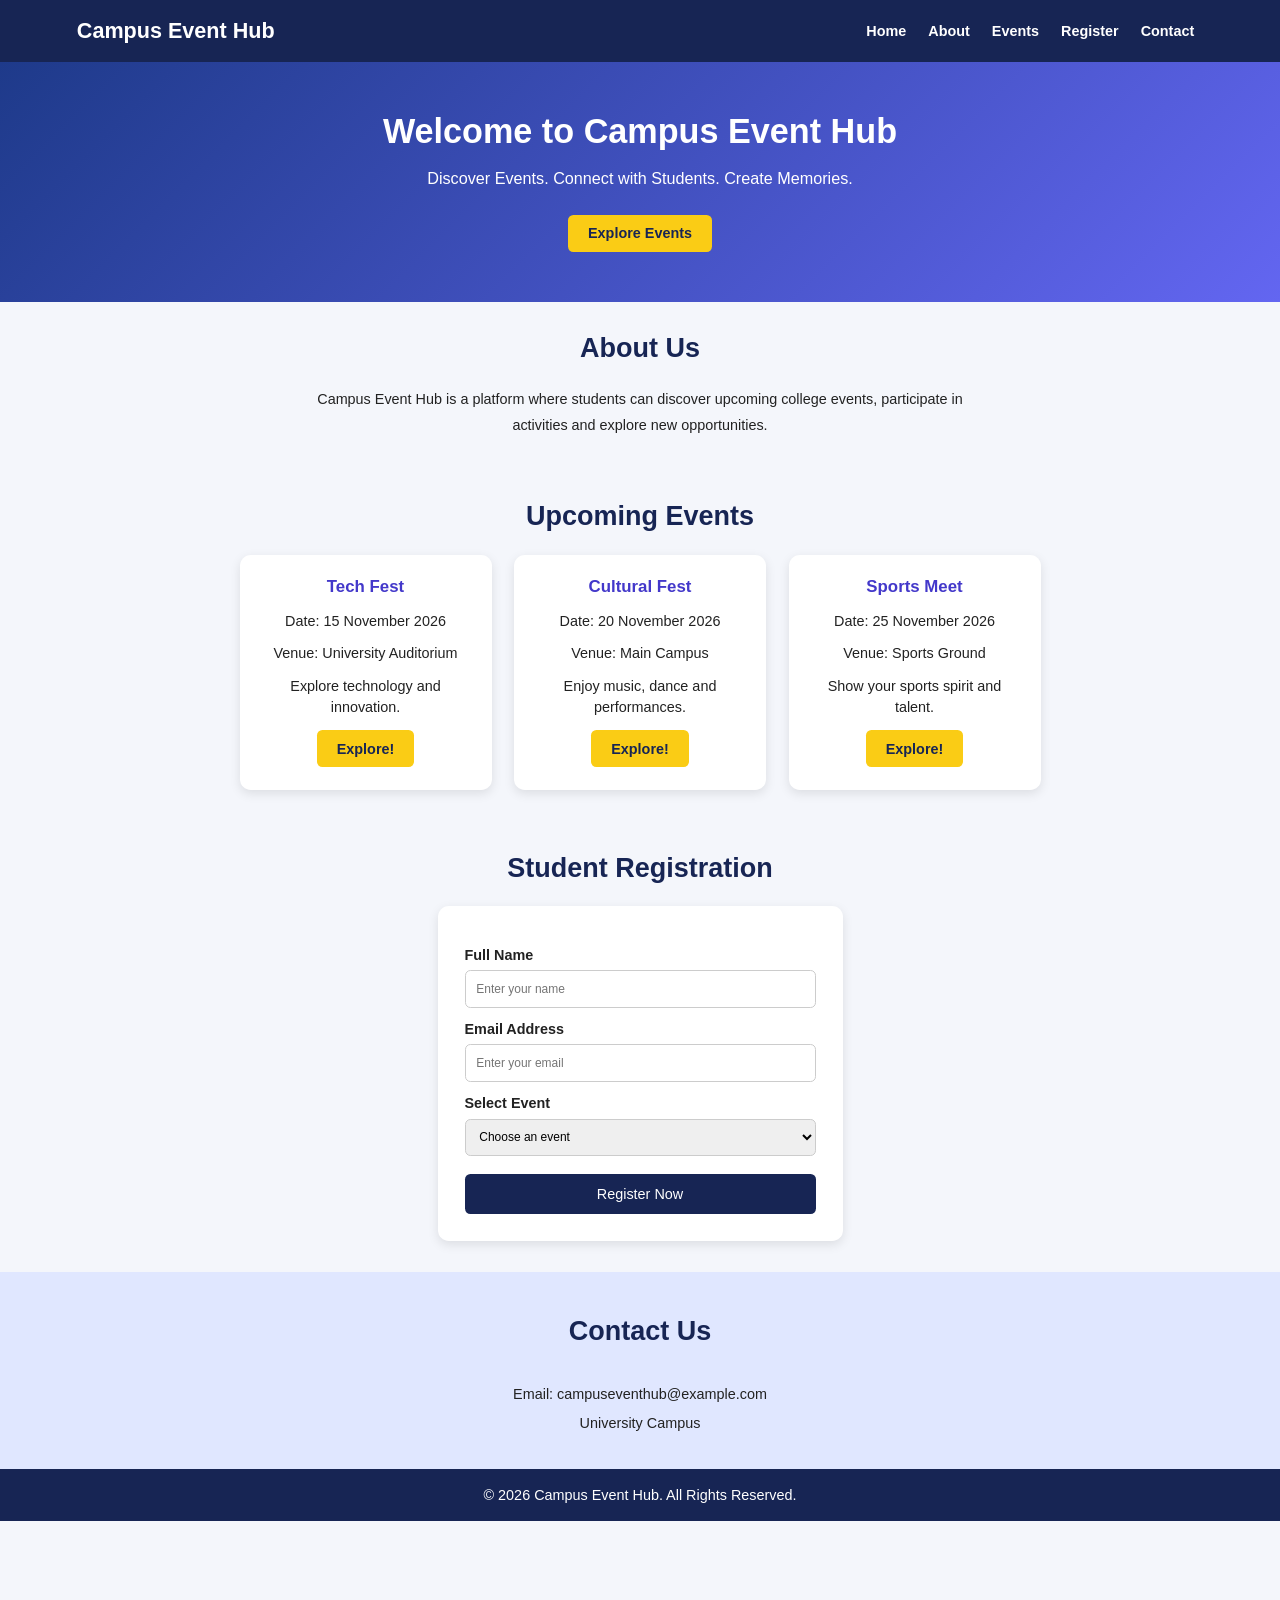
<file: index.html>
<!DOCTYPE html>
<html lang="en">
<head>
    <meta charset="UTF-8">
    <meta name="viewport" content="width=device-width, initial-scale=1.0">
    <title>Campus Event Hub</title>
    <link rel="stylesheet" href="design/style.css">
</head>

<body>
    <!-- Navigation Bar -->
    <header>
        <h2>Campus Event Hub</h2> 
        <nav>
            <a href="#home">Home</a>
            <a href="#about">About</a>
            <a href="#events">Events</a>
            <a href="#register">Register</a>
            <a href="#contact">Contact</a>
        </nav>
    </header>

    <!-- Home Section -->
    <section id="home" class="hero">
        <h1>Welcome to Campus Event Hub</h1>
        <p>Discover Events. Connect with Students. Create Memories.</p>
        <a href="#events" class="btn">Explore Events</a>
    </section>

    <!-- About Section -->
    <section id="about">
        <h2>About Us</h2>
        <p>
            Campus Event Hub is a platform where students can
            discover upcoming college events, participate in
            activities and explore new opportunities.
        </p>
    </section>

    <!-- Events Section -->
    <section id="events">
        <h2>Upcoming Events</h2>

        <div class="event-container">

            <div class="event-card">
                <h3>Tech Fest</h3>
                <p>Date: 15 November 2026</p>
                <p>Venue: University Auditorium</p>
                <p>Explore technology and innovation.</p>
                <a href="actions/techfest.html" class="btn">Explore!</a>
                
            </div>

            <div class="event-card">
                <h3>Cultural Fest</h3>
                <p>Date: 20 November 2026</p>
                <p>Venue: Main Campus</p>
                <p>Enjoy music, dance and performances.</p>
                <a href="actions/cfest.html" class="btn">Explore!</a>
            </div>

            <div class="event-card">
                <h3>Sports Meet</h3>
                <p>Date: 25 November 2026</p>
                <p>Venue: Sports Ground</p>
                <p>Show your sports spirit and talent.</p>
                <a href="actions/sports.html" class="btn">Explore!</a>
                
            </div>

        </div>
    </section>

    <!-- Registration Section -->
    <section id="register">
        <h2>Student Registration</h2>

        <form action="actions/confirmation.html" method="get">
            <label>Full Name</label>
            <input type="text" placeholder="Enter your name" required>

            <label>Email Address</label>
            <input type="email" placeholder="Enter your email" required>

            <label>Select Event</label>
            <select required>
                <option value="">Choose an event</option>
                <option>Tech Fest</option>
                <option>Cultural Fest</option>
                <option>Sports Meet</option>
            </select>

            <button type="submit">Register Now</button>
        </form>
    </section>

    <!-- Contact Section -->
    <section id="contact">
        <h2>Contact Us</h2>
        <p>Email: campuseventhub@example.com</p>
        <p>University Campus</p>
    </section>

    <!-- Footer -->
    <footer>
        <p>© 2026 Campus Event Hub. All Rights Reserved.</p>
    </footer>

</body>
</html>
</file>
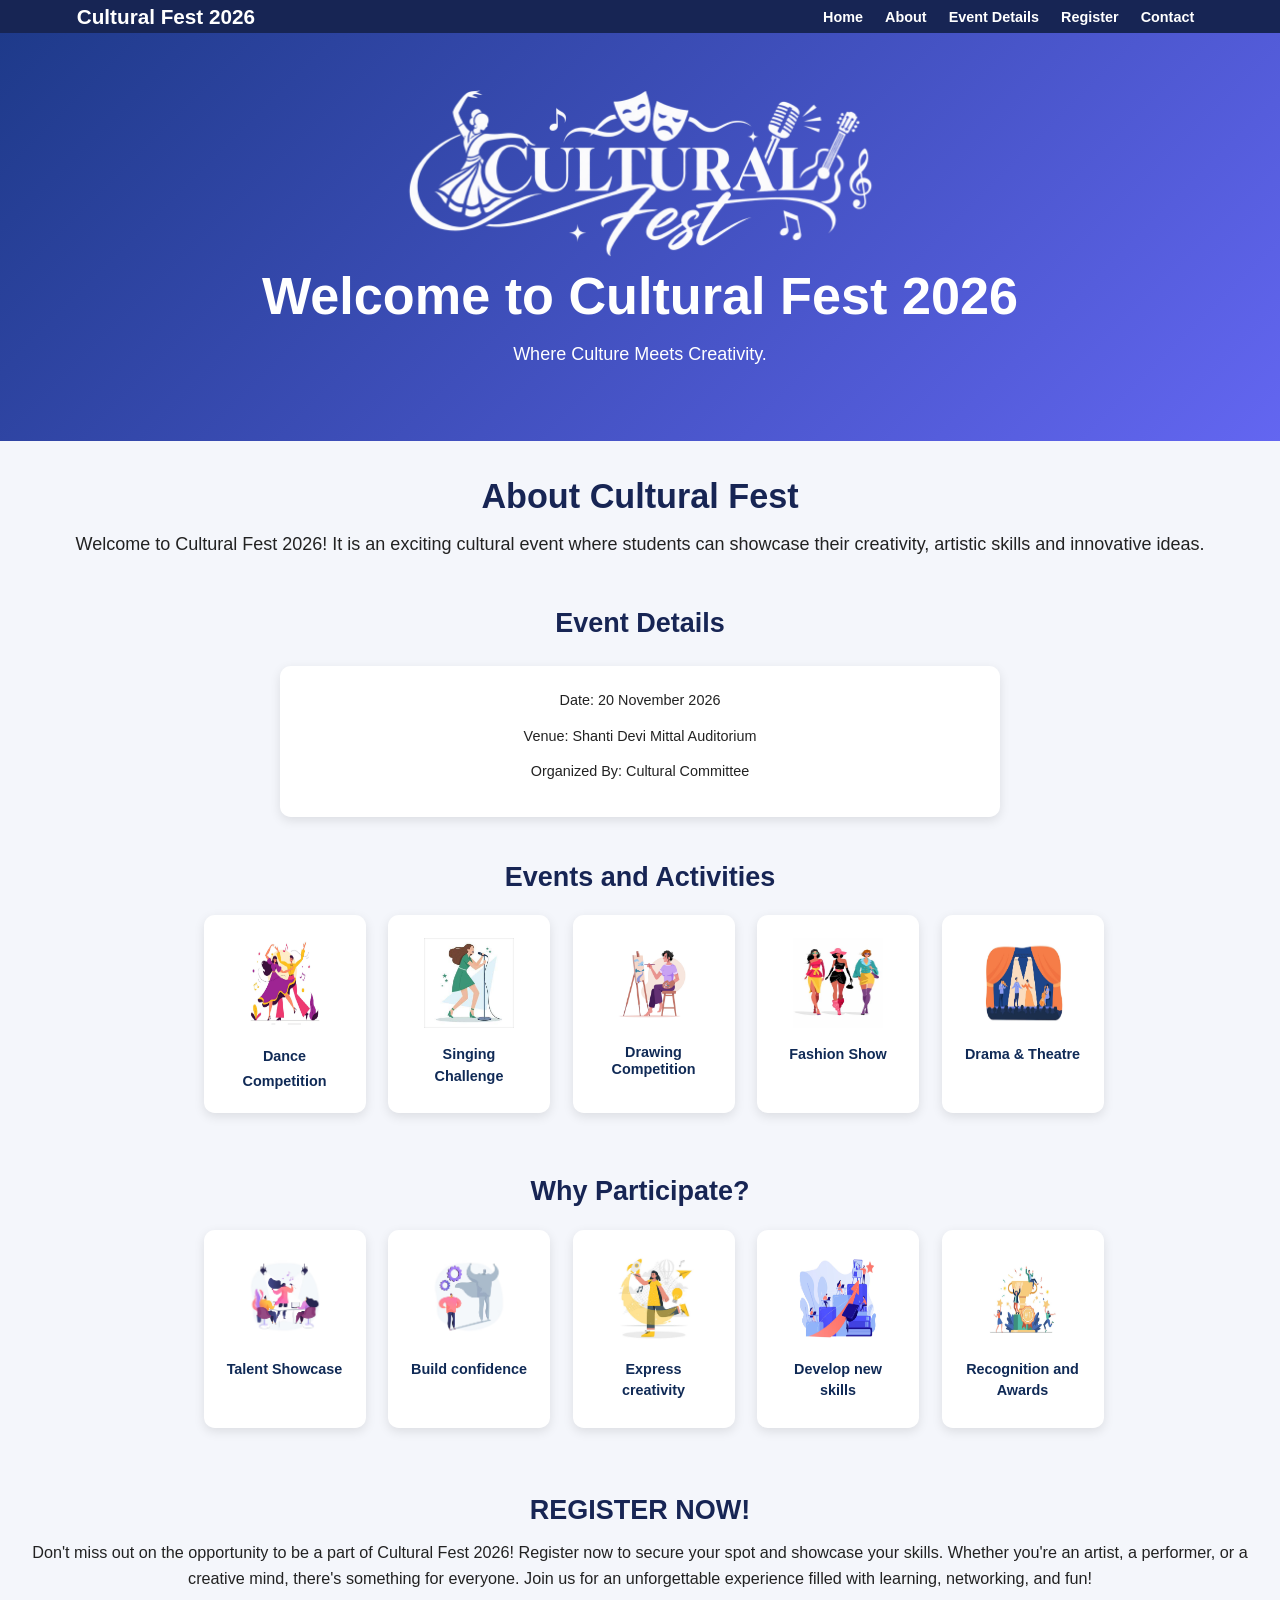
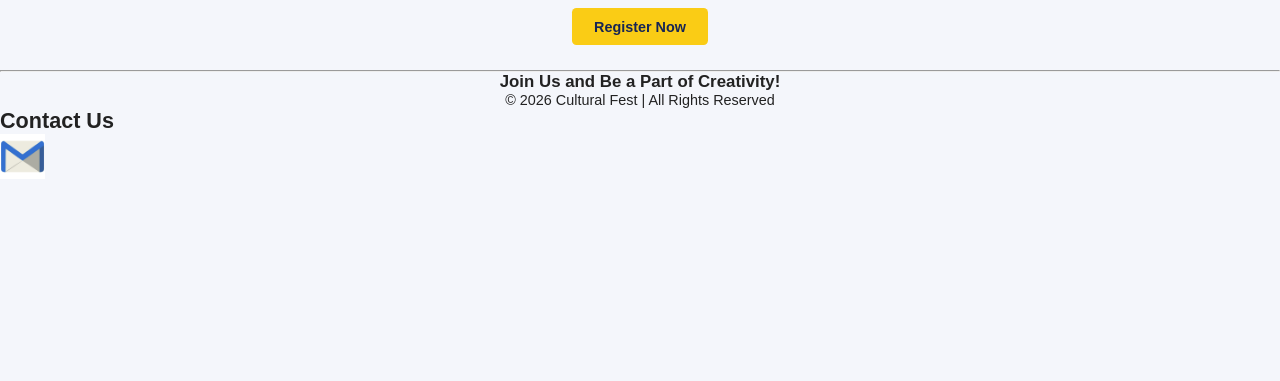
<file: actions/cfest.html>
<!DOCTYPE html>
<html>
<head>
    
    <title>Cultural Fest 2026</title>
    <link rel="stylesheet" href="../design/cfest.css">
</head>

<body>
    <header>
        <h2>Cultural Fest 2026</h2>

        <nav>
            <a href="../index.html">Home</a>
            <a href="#about">About</a>
            <a href="#events details">Event Details</a>
            <a href="../actions/register.html">Register</a>
            <a href="../actions/contact.html">Contact</a>
        </nav>
    </header>
    <section id="home" class="home">
        <img src="../pictures/logos/clogo.png" alt="Cultural Fest Logo" class="img">
        <h1>Welcome to Cultural Fest 2026</h1>
        <p>Where Culture Meets Creativity.</p>
    </section>
    <section id="about" class="about">
    <h2>About Cultural Fest</h2>
    <p>
       Welcome to Cultural Fest 2026! It is an exciting cultural
        event where students can showcase their creativity,
        artistic skills and innovative ideas. 
    </p>
    </section>
    <section id="events details" class="events-details">
    <h2>Event Details</h2>
    <div class="event-details-container">

            <div class="event-card">
                <p>Date: 20 November 2026</p>
                <p>Venue: Shanti Devi Mittal Auditorium</p>
                <p>Organized By: Cultural Committee</p>
            </div>
        </div>
    </section>
    <section id="activities" class="activities">
    <h2>Events and Activities</h2>
    <div class="ac-container">

            <div class="cc-card">
                <img src="../assets/pictures/culturalfestpics/dc.jpeg" alt="Dance Competition">
                <p>Dance Competition</p>
            </div>
            <div class="rc-card">
                <img src="../assets/pictures/culturalfestpics/sc.jpeg" alt="Singing Challenge">
                <p>Singing Challenge</p>
            </div>
            <div class="wdc-card">
                <img src="../assets/pictures/culturalfestpics/drc.jpg" alt="Drawing Competition">
                <p>Drawing Competition</p>
            </div>
            <div class="gc-card">
                <img src="../assets/pictures/culturalfestpics/fs.jpg" alt="Fashion Show">
                <p>Fashion Show</p>
            </div>
            <div class="pe-card">
                <img src="../assets/pictures/culturalfestpics/dt.jpeg" alt="Drama & Theatre ">
                <p>Drama & Theatre </p>
            </div>
        </div>
    </section>
    <section id ="part" class="part">
    <h2>Why Participate?</h2>      
    <div class="part-container">

            <div class="ts-card">
                <img src="../assets/pictures/culturalfestpics/tal.avif" alt="Talent Showcase">
                <p>Talent Showcase</p>
            </div>
            <div class="inn-card">
                <img src="../assets/pictures/culturalfestpics/conf.avif" alt="Confidence Building">
                <p>Build confidence</p>
            </div>
            <div class="int-card">
                <img src="../assets/pictures/culturalfestpics/create.jpeg" alt="Creative Expression">
                <p>Express creativity</p>
            </div>
            <div class="win-card">
                <img src="../assets/pictures/culturalfestpics/skill.avif" alt="Skill Development">
                <p>Develop new skills</p>
            </div>
            <div class="win-card">
                <img src="../assets/pictures/culturalfestpics/pr.jpeg" alt="Recognition & Awards">
                <p>Recognition and Awards</p>
            </div>
        </div>
    </section>
    </body>
    <section id="register" class="register">
    <h2>REGISTER NOW!</h2>
    <p>Don't miss out on the opportunity to be a part of Cultural Fest 2026! Register now to secure your spot and showcase your skills. Whether you're an artist, a performer, or a creative mind, there's something for everyone. Join us for an unforgettable experience filled with learning, networking, and fun!</p>
    <a href="../actions/register.html" class="btn">Register Now</a>
    </section>
    <hr>
    <h3 align="center">Join Us and Be a Part of Creativity!</h3>

    <p align="center">
        © 2026 Cultural Fest | All Rights Reserved
    </p>
    <section id="contact">
    <h2>Contact Us</h2>
    
    <a href="https://mail.google.com/mail/?view=cm&to=contact.culturalfest2026@gmail.com" target="_blank">
    <img src="../pictures/logos/mail.png" alt="Email Icon" width="50" height="50">
    </a>
</body>
</html>
</file>
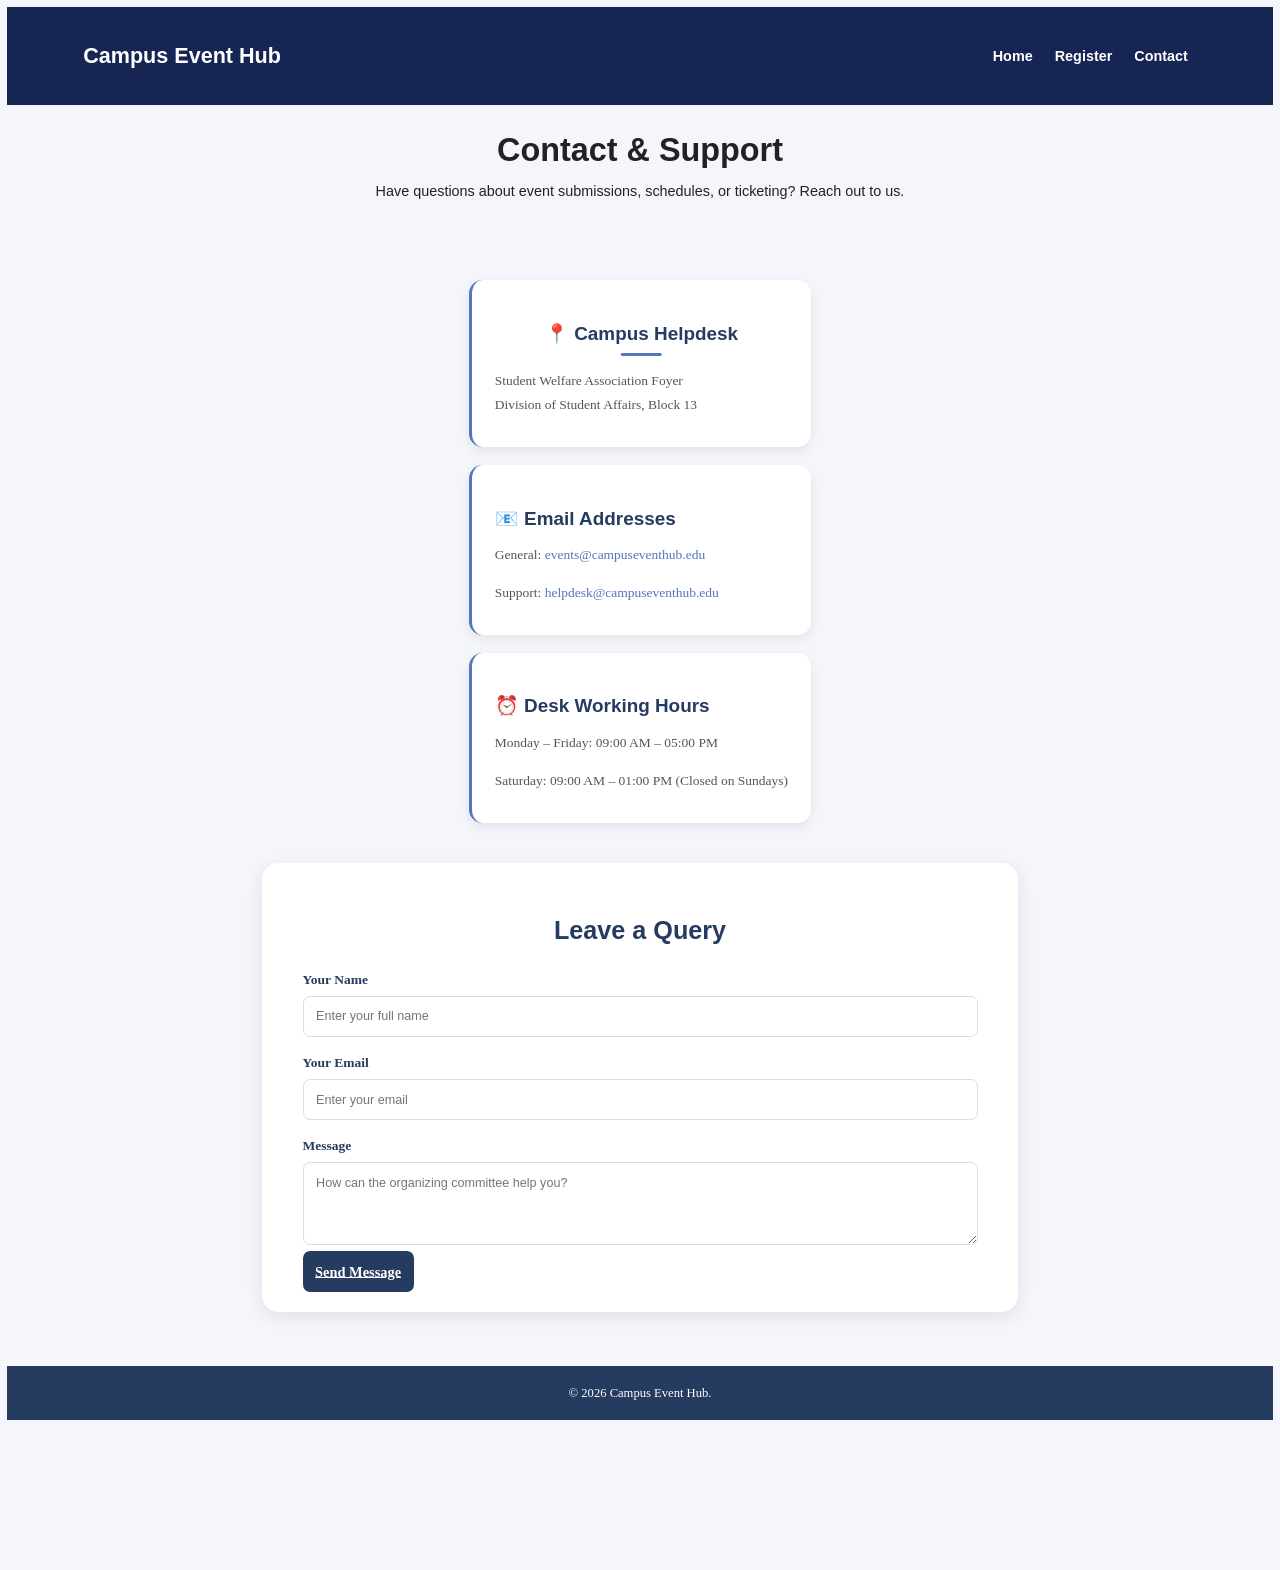
<file: actions/contact.html>
<!DOCTYPE html>
<html lang="en">
<head>
    <meta charset="UTF-8">
    <meta name="viewport" content="width=device-width, initial-scale=1.0">
    <title>Campus Event Hub | Contact</title>
    <link rel="stylesheet" href="../design/contact.css">
</head>
<body>

    <!-- Navigation Bar -->
    <header>
        <h2> Campus Event Hub</h2>
        <nav>
            <a href="../index.html">Home</a>
            <a href="register.html">Register</a>
            <a href="contact.html" class="active">Contact</a>
        </nav>
    </header>

    <!-- Banner -->
    <section class="page-header">
        <h1>Contact & Support</h1>
        <p>Have questions about event submissions, schedules, or ticketing? Reach out to us.</p>
    </section>

    <!-- Contact Details & Query Form Grid -->
    <section class="content-section">
        <div class="contact-grid">
            
            <!-- Contact Cards -->
            <div class="contact-info-panel">
                <div class="info-card">
                    <h3 class="helpdesk-title">📍 Campus Helpdesk</h3>
                    <p>Student Welfare Association Foyer<br>Division of Student Affairs, Block 13</p>
                </div>
                <div class="info-card">
                    <h3>📧 Email Addresses</h3>
                    <p>General: <a href="mailto:events@campuseventhub.edu">events@campuseventhub.edu</a></p>
                    <p>Support: <a href="mailto:helpdesk@campuseventhub.edu">helpdesk@campuseventhub.edu</a></p>
                </div>
                <div class="info-card">
                    <h3>⏰ Desk Working Hours</h3>
                    <p>Monday – Friday: 09:00 AM – 05:00 PM</p>
                    <p>Saturday: 09:00 AM – 01:00 PM (Closed on Sundays)</p>
                </div>
            </div>

            <!-- Send Query Form -->
            <form class="custom-form contact-form" action="#" method="POST">
                <h2>Leave a Query</h2>
                <div class="form-group">
                    <label for="contactName">Your Name</label>
                    <input type="text" id="contactName" placeholder="Enter your full name" required>
                </div>
                <div class="form-group">
                    <label for="contactEmail">Your Email</label>
                    <input type="email" id="contactEmail" placeholder="Enter your email" required>
                </div>
                <div class="form-group">
                    <label for="message">Message</label>
                    <textarea id="message" rows="4" placeholder="How can the organizing committee help you?" required></textarea>
                </div>
               <a href="#confirmation" class="submit-btn">Send Message</a>

            <div id="confirmation" class="confirmation-box">
            <h3>✓ Query Submitted!</h3>
            <p>Your query has been submitted successfully.</p>
            <a href="#" class="close-btn">OK</a>
            </div>

            
        </div>
    </section>

    <!-- Footer -->
    <footer>
        <p>© 2026 Campus Event Hub.</p>
    </footer>

</body>
</html>
</file>
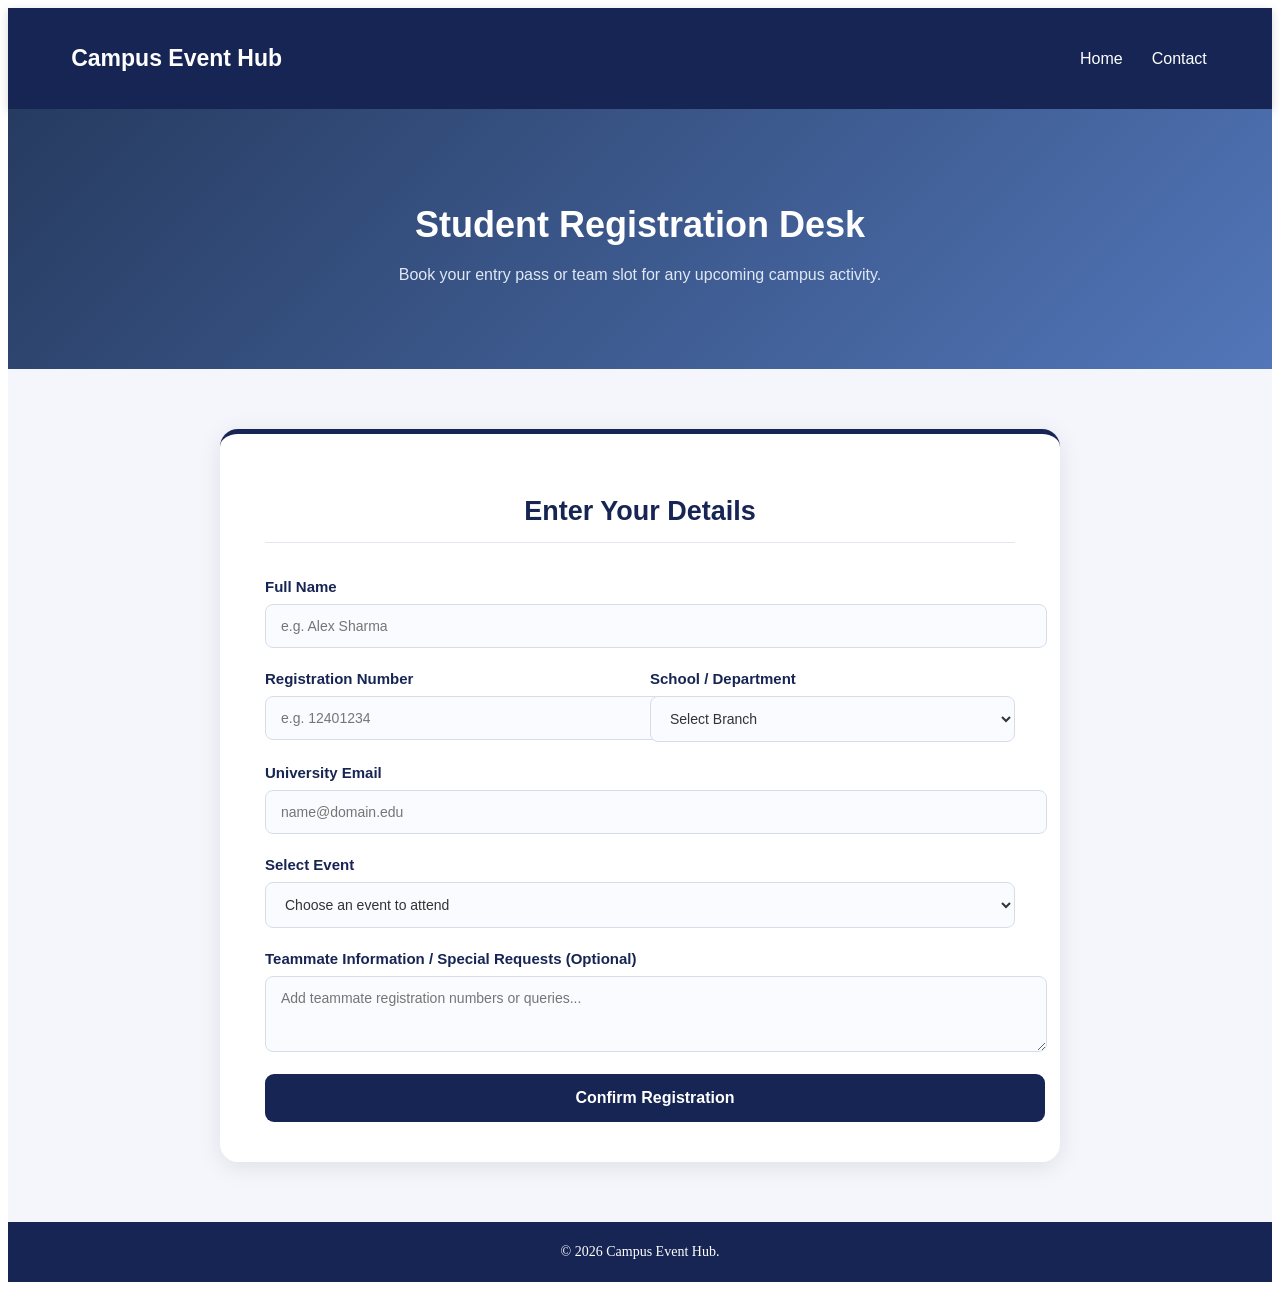
<file: actions/register.html>
<!DOCTYPE html>
<html lang="en">
<head>
    <meta charset="UTF-8">
    <meta name="viewport" content="width=device-width, initial-scale=1.0">
    <title>Campus Event Hub | Registration</title>
    <link rel="stylesheet" href="../design/register.css">
</head>
<body>


    <header>
        <h2> Campus Event Hub</h2>
        <nav>
            <a href="../index.html">Home</a>
            <a href="../actions/contact.html">Contact</a>
        </nav>
    </header>

    
    <section class="page-header">
        <h1>Student Registration Desk</h1>
        <p>Book your entry pass or team slot for any upcoming campus activity.</p>
    </section>

    <section class="content-section">
        <form class="custom-form" action="#" method="POST">
            <h2>Enter Your Details</h2>

            <div class="form-group">
                <label for="fullName">Full Name</label>
                <input type="text" id="fullName" name="fullName" placeholder="e.g. Alex Sharma" required>
            </div>

            <div class="form-row">
                <div class="form-group">
                    <label for="regNo">Registration Number</label>
                    <input type="text" id="regNo" name="regNo" placeholder="e.g. 12401234" required>
                </div>
                <div class="form-group">
                    <label for="department">School / Department</label>
                    <select id="department" name="department" required>
                        <option value="">Select Branch</option>
                        <option value="CSE">Computer Science & Engineering</option>
                        <option value="ECE">Electronics & Communication</option>
                        <option value="MECH">Mechanical Engineering</option>
                        <option value="CIVIL">Civil Engineering</option>
                        <option value="MGMT">Business & Management</option>
                    </select>
                </div>
            </div>

            <div class="form-group">
                <label for="email">University Email</label>
                <input type="email" id="email" name="email" placeholder="name@domain.edu" required>
            </div>

            <div class="form-group">
                <label for="eventSelect">Select Event</label>
                <select id="eventSelect" name="eventSelect" required>
                    <option value="">Choose an event to attend</option>
                    <option value="tech-fest">Tech Fest & Hackathon</option>
                    <option value="cultural-fest">Rhythm & Beat: Cultural Fest</option>
                    <option value="sports-meet">Inter-School Sports Meet</option>
                    <option value="cyber-workshop">Ethical Hacking & Cyber Defense</option>
                    <option value="robowars">RoboWars & Line Follower</option>
                    <option value="art-exhibit">Canvas Odyssey: Art Exhibition</option>
                </select>
            </div>

            <div class="form-group">
                <label for="comments">Teammate Information / Special Requests (Optional)</label>
                <textarea id="comments" name="comments" rows="3" placeholder="Add teammate registration numbers or queries..."></textarea>
            </div>

            <a href="../actions/confirmation.html" class="submit-btn">Confirm Registration</a>
        </form>
    </section>


    <footer>
        <p>© 2026 Campus Event Hub.</p>
    </footer>

</body>
</html>
</file>
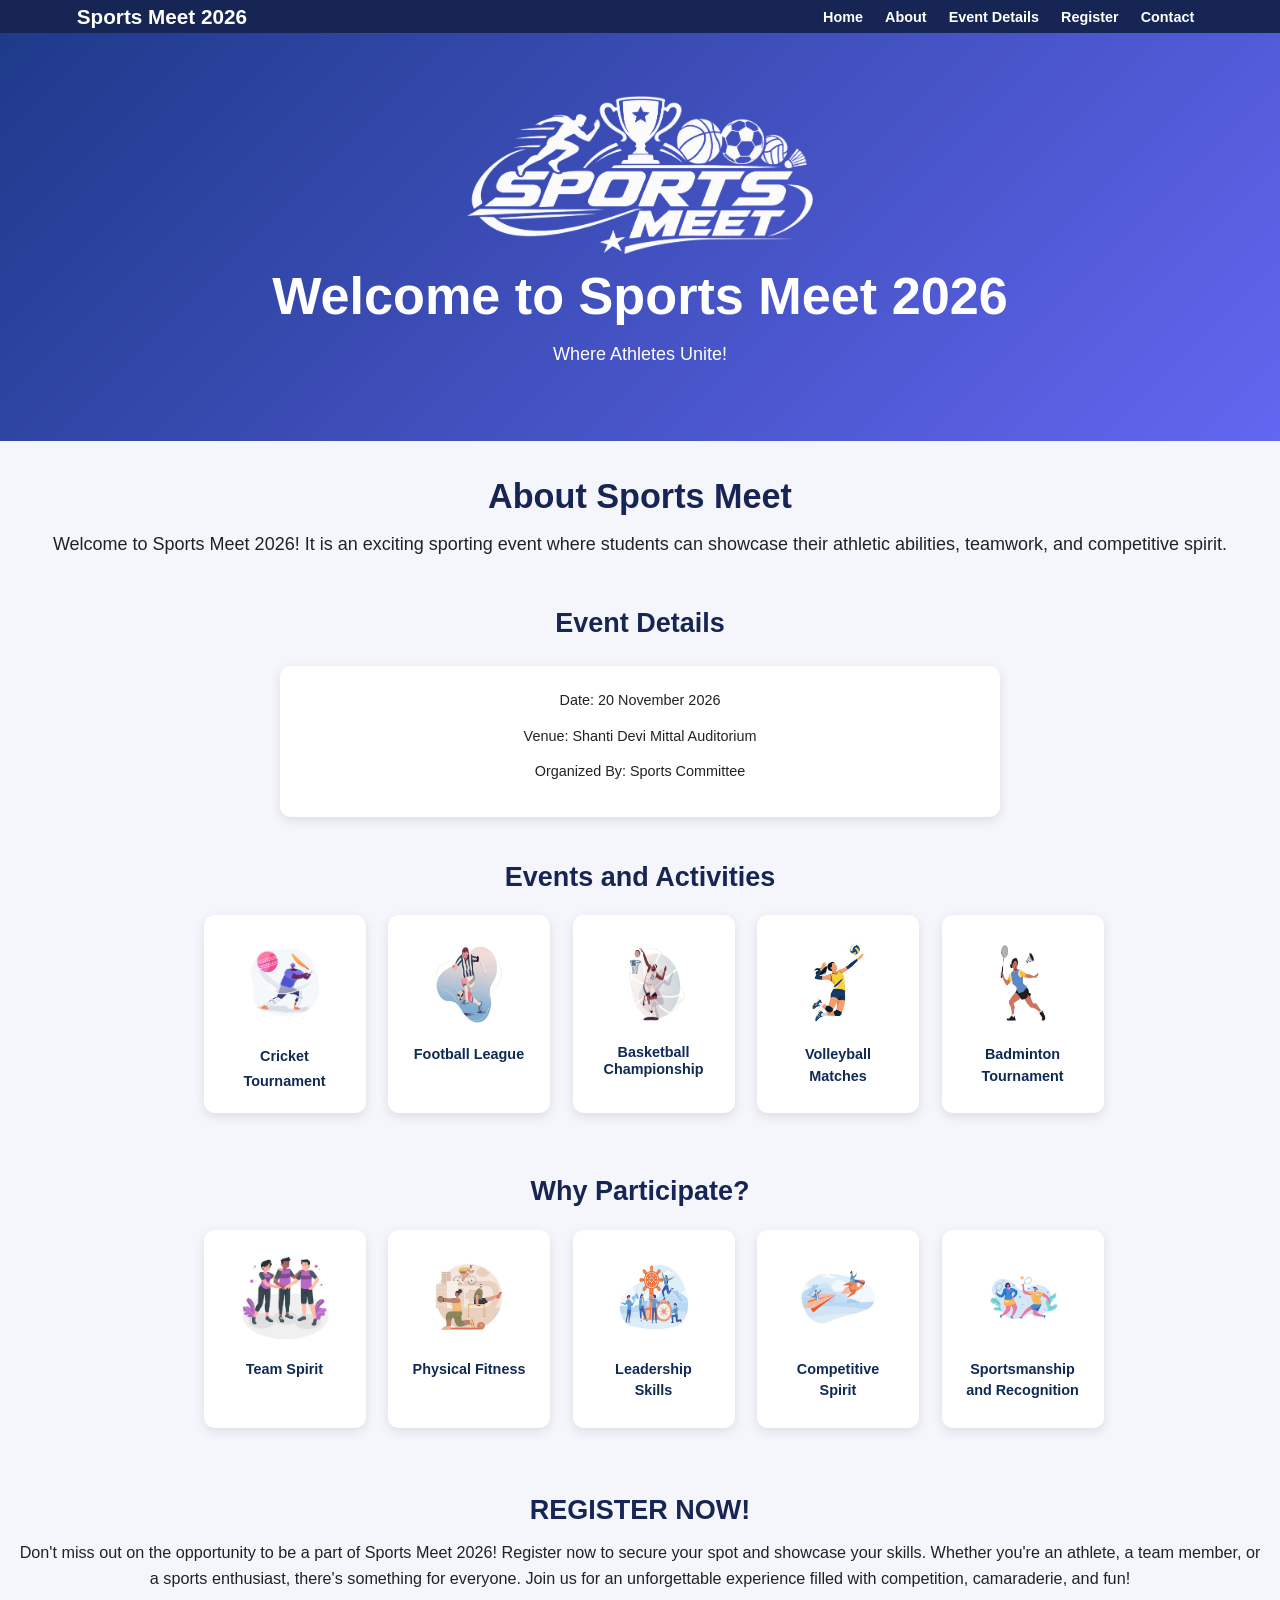
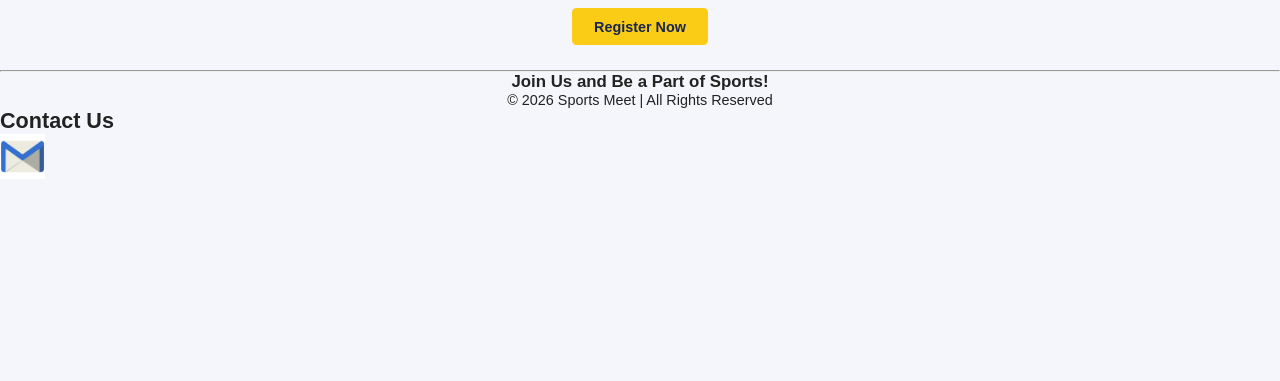
<file: actions/sports.html>
<!DOCTYPE html>
<html>
<head>
    
    <title>Sports Meet 2026</title>
    <link rel="stylesheet" href="../design/sports.css">
</head>

<body>
    <header>
        <h2>Sports Meet 2026</h2>

        <nav>
            <a href="../index.html">Home</a>
            <a href="#about">About</a>
            <a href="#events details">Event Details</a>
            <a href="../actions/register.html">Register</a>
            <a href="../actions/contact.html">Contact</a>
        </nav>
    </header>
    <section id="home" class="home">
        <img src="../pictures/logos/slogo.png" alt="Sports Meet Logo" class="img">
        <h1>Welcome to Sports Meet 2026</h1>
        <p>Where Athletes Unite!</p>
    </section>
    <section id="about" class="about">
    <h2>About Sports Meet</h2>
    <p>
       Welcome to Sports Meet 2026! It is an exciting sporting
        event where students can showcase their athletic abilities,
        teamwork, and competitive spirit. 
    </p>
    </section>
    <section id="events details" class="events-details">
    <h2>Event Details</h2>
    <div class="event-details-container">

            <div class="event-card">
                <p>Date: 20 November 2026</p>
                <p>Venue: Shanti Devi Mittal Auditorium</p>
                <p>Organized By: Sports Committee</p>
            </div>
        </div>
    </section>
    <section id="activities" class="activities">
    <h2>Events and Activities</h2>
    <div class="ac-container">

            <div class="cc-card">
                <img src="../assets/pictures/sportspics/cric.avif" alt="Cricket Tournament">
                <p>Cricket Tournament</p>
            </div>
            <div class="rc-card">
                <img src="../assets/pictures/sportspics/footb.jpeg" alt=" Football League">
                <p>Football League</p>
            </div>
            <div class="wdc-card">
                <img src="../assets/pictures/sportspics/bask.jpeg" alt="Basketball Championship">
                <p>Basketball Championship</p>
            </div>
            <div class="gc-card">
                <img src="../assets/pictures/sportspics/voll.jpg" alt="Volleyball Matches">
                <p>Volleyball Matches</p>
            </div>
            <div class="pe-card">
                <img src="../assets/pictures/sportspics/bad.jpg" alt="Badminton Tournament">
                <p>Badminton Tournament</p>
            </div>
        </div>
    </section>
    <section id ="part" class="part">
    <h2>Why Participate?</h2>      
    <div class="part-container">

            <div class="ts-card">
                <img src="../assets/pictures/sportspics/team.png" alt="Team Spirit">
                <p>Team Spirit</p>
            </div>
            <div class="inn-card">
                <img src="../assets/pictures/sportspics/phy.jpeg" alt="physical fitness">
                <p>Physical Fitness</p>
            </div>
            <div class="int-card">
                <img src="../assets/pictures/sportspics/lead.jpg" alt="Leadership Skills">
                <p>Leadership Skills</p>
            </div>
            <div class="win-card">
                <img src="../assets/pictures/sportspics/comp.jpeg" alt="Competitive Spirit">
                <p>Competitive Spirit</p>
            </div>
            <div class="win-card">
                <img src="../assets/pictures/sportspics/sp.jpg" alt="Sportsmanship and Recognition">
                <p>Sportsmanship and Recognition</p>
            </div>
        </div>
    </section>
    </body>
    <section id="register" class="register">
    <h2>REGISTER NOW!</h2>
    <p>Don't miss out on the opportunity to be a part of Sports Meet 2026! Register now to secure your spot and showcase your skills. Whether you're an athlete, a team member, or a sports enthusiast, there's something for everyone. Join us for an unforgettable experience filled with competition, camaraderie, and fun!</p>
    <a href="../actions/register.html" class="btn">Register Now</a>
    </section>
    <hr>
    <h3 align="center">Join Us and Be a Part of Sports!</h3>

    <p align="center">
        © 2026 Sports Meet | All Rights Reserved
    </p>
    <section id="contact">
    <h2>Contact Us</h2>
    
    <a href="https://mail.google.com/mail/?view=cm&to=contact.sportsmeet2026@gmail.com" target="_blank">
    <img src="../pictures/logos/mail.png" alt="Email Icon" width="50" height="50">
    </a>
</body>
</html>
</file>
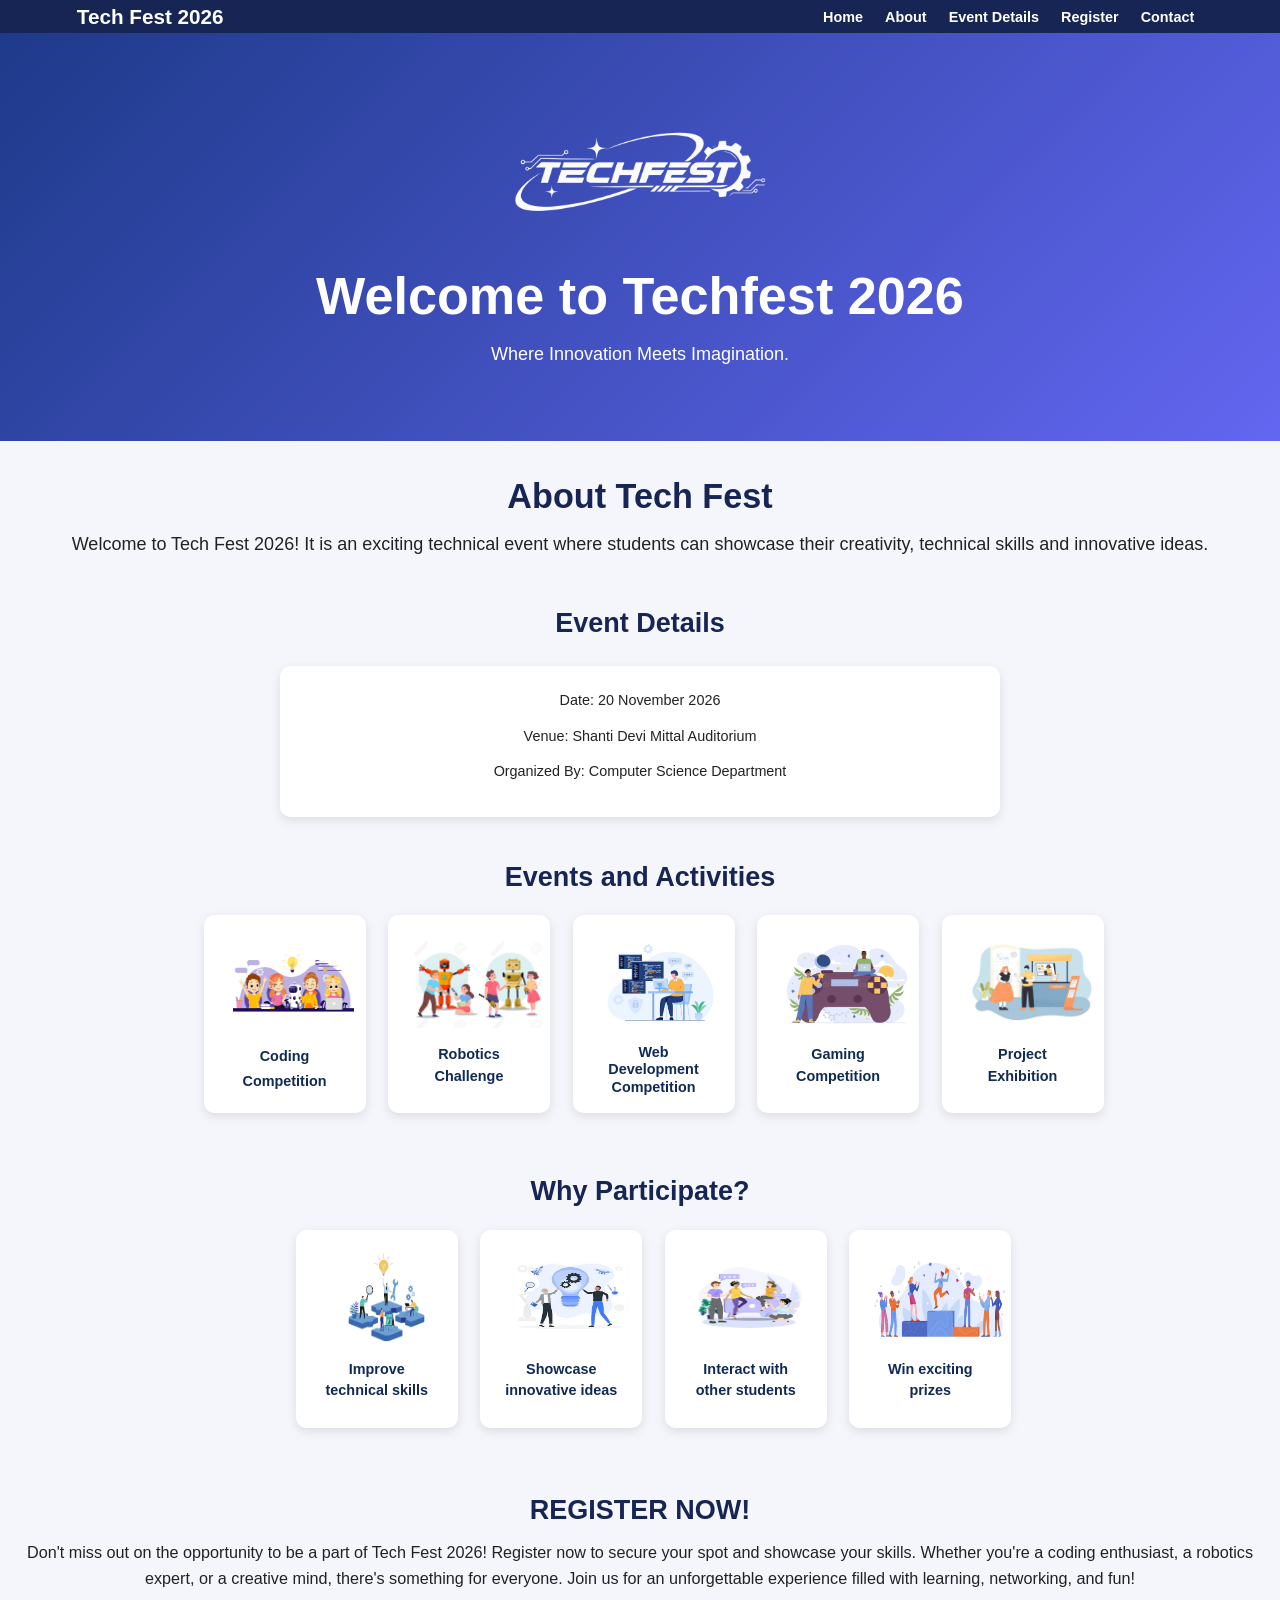
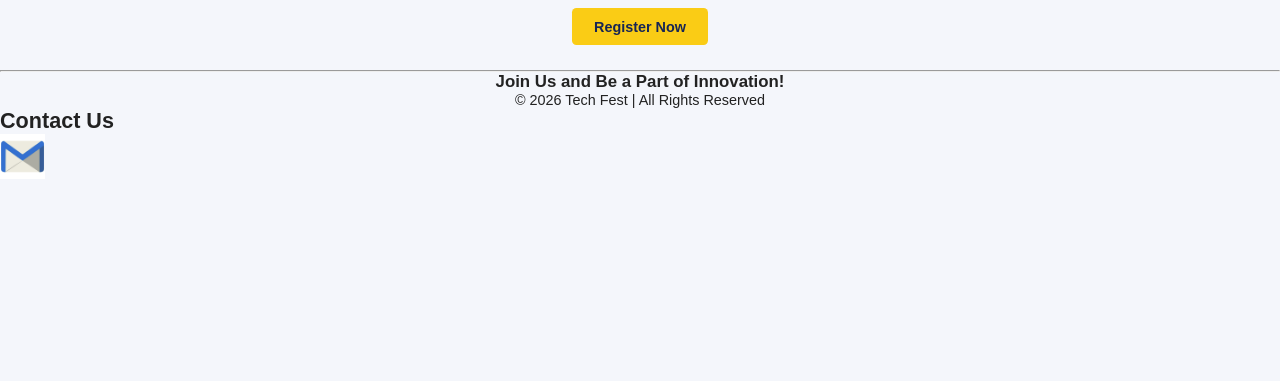
<file: actions/techfest.html>
<!DOCTYPE html>
<html>
<head>
    
    <title>Tech Fest 2026</title>
    <link rel="stylesheet" href="../design/techfest.css">
</head>

<body>
    <header>
        <h2>Tech Fest 2026</h2>

        <nav>
            <a href="../index.html">Home</a>
            <a href="#about">About</a>
            <a href="#events details">Event Details</a>
            <a href="../actions/register.html">Register</a>
            <a href="../actions/contact.html">Contact</a>
        </nav>
    </header>
    <section id="home" class="home">
        <img src="../pictures/logos/logo.png" alt="Tech Fest Logo" class="img">
        <h1>Welcome to Techfest 2026</h1>
        <p>Where Innovation Meets Imagination.</p>
    </section>
    <section id="about" class="about">
    <h2>About Tech Fest</h2>
    <p>
       Welcome to Tech Fest 2026! It is an exciting technical
        event where students can showcase their creativity,
        technical skills and innovative ideas. 
    </p>
    </section>
    <section id="events details" class="events-details">
    <h2>Event Details</h2>
    <div class="event-details-container">

            <div class="event-card">
                <p>Date: 20 November 2026</p>
                <p>Venue: Shanti Devi Mittal Auditorium</p>
                <p>Organized By: Computer Science Department</p>
            </div>
        </div>
    </section>
    <section id="activities" class="activities">
    <h2>Events and Activities</h2>
    <div class="ac-container">

            <div class="cc-card">
                <img src="../assets/pictures/techfestpics/cc.jpg" alt="Coding Competition">
                <p>Coding Competition</p>
            </div>
            <div class="rc-card">
                <img src="../assets/pictures/techfestpics/rc.jpeg" alt="Robotics Challenge">
                <p>Robotics Challenge</p>
            </div>
            <div class="wdc-card">
                <img src="../assets/pictures/techfestpics/wdc.jpg" alt="Web Development Competition">
                <p>Web Development Competition</p>
            </div>
            <div class="gc-card">
                <img src="../assets/pictures/techfestpics/gc.webp" alt="Gaming Competition">
                <p>Gaming Competition</p>
            </div>
            <div class="pe-card">
                <img src="../assets/pictures/techfestpics/pe.jpg" alt="Project Exhibition">
                <p>Project Exhibition</p>
            </div>
        </div>
    </section>
    <section id ="part" class="part">
    <h2>Why Participate?</h2>      
    <div class="part-container">

            <div class="ts-card">
                <img src="../assets/pictures/techfestpics/ts.jpeg" alt="Improve technical skills">
                <p>Improve technical skills</p>
            </div>
            <div class="inn-card">
                <img src="../assets/pictures/techfestpics/inn.jpeg" alt="Showcase innovative ideas">
                <p>Showcase innovative ideas</p>
            </div>
            <div class="int-card">
                <img src="../assets/pictures/techfestpics/int.jpeg" alt="Interact with other students">
                <p>Interact with other students</p>
            </div>
            <div class="win-card">
                <img src="../assets/pictures/techfestpics/win.jpeg" alt="Win exciting prizes">
                <p>Win exciting prizes</p>
            </div>
        </div>
    </section>
    </body>
    <section id="register" class="register">
    <h2>REGISTER NOW!</h2>
    <p>Don't miss out on the opportunity to be a part of Tech Fest 2026! Register now to secure your spot and showcase your skills. Whether you're a coding enthusiast, a robotics expert, or a creative mind, there's something for everyone. Join us for an unforgettable experience filled with learning, networking, and fun!</p>
    <a href="../actions/register.html" class="btn">Register Now</a>
    </section>
    <hr>
    <h3 align="center">Join Us and Be a Part of Innovation!</h3>

    <p align="center">
        © 2026 Tech Fest | All Rights Reserved
    </p>
    <section id="contact">
    <h2>Contact Us</h2>
    
    <a href="https://mail.google.com/mail/?view=cm&to=contact.techfest2026@gmail.com" target="_blank">
    <img src="../pictures/logos/mail.png" alt="Email Icon" width="50" height="50">
    </a>
</body>
</html>
</file>
<file: design/style.css>
/* General Styling */
* {
    margin: 0;
    padding: 0;
    box-sizing: border-box;
    font-family: Arial, sans-serif;
}

body {
    background-color: #f4f6fb;
    color: #222;
    zoom: 90%;
}

/* Navigation Bar */
header {
    background-color: #172554;
    color: white;
    padding: 20px 6%;
    display: flex;
    justify-content: space-between;
    align-items: center;
    flex-wrap: wrap;
    gap: 15px;
}

nav a {
    color: white;
    text-decoration: none;
    margin: 10px;
    font-weight: bold;
}

nav a:hover {
    color: #facc15;
}

/* Home Section */
.hero {
    background: linear-gradient(135deg, #1e3a8a, #6366f1);
    color: white;
    text-align: center;
    padding: 55px 20px;
}

.hero h1 {
    font-size: 38px;
    margin-bottom: 20px;
}

.hero p {
    margin-bottom: 30px;
    font-size: 18px;
}

/* Buttons */
.btn {
    display: inline-block;
    background-color: #facc15;
    color: #172554;
    padding: 12px 22px;
    text-decoration: none;
    border-radius: 6px;
    font-weight: bold;
}

.btn:hover {
    background-color: #eab308;
}

/* Common Sections */
section {
    padding: 35px 5%;
    text-align: center;
}

section h2 {
    color: #172554;
    margin-bottom: 25px;
    font-size: 30px;
}

#about p {
    line-height: 1.8;
    max-width: 750px;
    margin: auto;
}

/* Event Cards */
.event-container {
    display: flex;
    justify-content: center;
    flex-wrap: wrap;
    gap: 25px;
}

.event-card {
    background-color: white;
    width: 280px;
    padding: 25px;
    border-radius: 12px;
    box-shadow: 0 4px 12px rgba(0,0,0,0.1);
}

.event-card h3 {
    color: #4338ca;
    margin-bottom: 15px;
}

.event-card p {
    margin-bottom: 12px;
    line-height: 1.5;
}

/* Registration Form */
form {
    background-color: white;
    max-width: 450px;
    margin: auto;
    padding: 30px;
    border-radius: 12px;
    box-shadow: 0 4px 12px rgba(0,0,0,0.1);
    text-align: left;
}

form label {
    display: block;
    margin: 15px 0 8px;
    font-weight: bold;
}

form input,
form select {
    width: 100%;
    padding: 12px;
    border: 1px solid #ccc;
    border-radius: 6px;
}

form button {
    width: 100%;
    margin-top: 20px;
    padding: 13px;
    background-color: #172554;
    color: white;
    border: none;
    border-radius: 6px;
    font-size: 16px;
    cursor: pointer;
}

/* Contact Section */
#contact {
    background-color: #e0e7ff;
    line-height: 2;
}

/* Footer */
footer {
    background-color: #172554;
    color: white;
    text-align: center;
    padding: 20px;
}

/* Mobile Responsive Design */
@media (max-width: 600px) {
    header {
        flex-direction: column;
    }

    nav {
        text-align: center;
    }

    .hero h1 {
        font-size: 30px;
        margin-bottom: 20px;
    }

    section {
        padding: 40px 5%;
    }
}
</file>
<file: design/cfest.css>
/* General Styling */
* {
    margin: 0;
    padding: 0;
    box-sizing: border-box;
    font-family: Arial, sans-serif;
}

body {
    background-color: #f4f6fb;
    color: #222;
    zoom: 90%;
}

/* Navigation */
header {
    h2{
        font-size: 23px;
        color: white;
    }
    background-color: #172554;
    color: white;
    padding: 5px 6%;
    display: flex;
    justify-content: space-between;
    align-items: center;
    flex-wrap: wrap;
    gap: 15px;
}
nav a {
    color: white;
    text-decoration: none;
    margin: 10px;
    font-weight: bold;
}
nav a:hover{
    color: #facc15;
}
/* Home Section */
.img{
    width: 100% 200px;
    height: 200px;
    object-fit: cover;
    align-items: left;
}
.home {
    background: linear-gradient(135deg, #1e3a8a, #6366f1);
    color: white;
    text-align: center;
    padding: 55px 20px;
}
nav a:hover {
    color: #facc15;
}

.home h1 {
    font-size: 58px;
    margin-bottom: 20px;
}

.home p {
    margin-bottom: 30px;
    font-size: 20px;
}
/* About Section */
.about {
    padding: 40px 20px;
    text-align: Center;
}
.about h2 {
     color: #172554;
    font-size: 38px;
    margin-bottom: 15px;
}
.about p{
    font-size: 20px;
    line-height: 1.6;
}
/* Event Details Section */

.events-details {
    padding: 15px 40px;
    text-align: center;
}
.events-details h2 {
     color: #172554;
    margin-bottom: 10px;
    font-size: 30px;
}
.event-details-container {
    display: flex;
    justify-content: center;
    align-items: center;
    flex-wrap: wrap;
    gap: 25px;
    margin-top: 30px;
}

.event-card {
    background-color: white;
    width: 800px;
    padding: 25px;
    border-radius: 12px;
    text-align: center;
    box-shadow: 0 4px 12px rgba(0,0,0,0.1);
}
.event-card h3 {
    color: #4338ca;
    margin-bottom: 15px;
}

.event-card p {
    margin-bottom: 12px;
    line-height: 1.7;
}
.activities {
    padding: 35px 5%;
    text-align: center;
}
.activities h2{
    color: #172554;
    margin-bottom: 25px;
    font-size: 30px;

}

.ac-container {
    display: flex;
    justify-content: center;
    align-items: center;
    gap: 25px;
    padding-left: 30px;
}
.cc-card {
    transition: transform 0.3s ease;
}

.cc-card:hover {
    transform: scale(1.05);
}

.cc-card {
    background-color: white;
    width: 180px;
    height: 220px;
    padding: 25px;
    border-radius: 12px;
    text-align: center;
    box-shadow: 0 4px 12px rgba(0,0,0,0.1);
    margin: 0;
}
.cc-card img {
    align-items: center;
    width: 100px;
    height: 100px;
    margin-bottom: 15px;
}
.cc-card h3 {
    color: #4338ca;
    font-size: 40px;
    margin-bottom: 15px;
}

.cc-card p {
     color: #102a56;
    font-family: Arial;
    font-size: 16px;
    text-align: center;
    font-weight: bold;
    margin-bottom: 15px;
    line-height: 1.7;
}
.rc-card {
    background-color: white;
    width: 180px;
    height: 220px;
    padding: 25px;
    border-radius: 12px;
    text-align: center;
    box-shadow: 0 4px 12px rgba(0,0,0,0.1);
    margin: 0;
}
.rc-card img {
    align-items: center;
    width: 100px;
    height: 100px;
    margin-bottom: 15px;
}
.rc-card h3 {
    color: #4338ca;
    font-size: 40px;
    margin-bottom: 15px;
}

.rc-card p {
     color: #102a56;
    font-family: Arial;
    font-size: 16px;
    text-align: center;
    font-weight: bold;
    line-height: 1.5;
}
.rc-card {
    transition: transform 0.3s ease;
}

.rc-card:hover {
    transform: scale(1.05);
}

.wdc-card {
    background-color: white;
    width: 180px;
    height: 220px;
    padding: 25px;
    border-radius: 12px;
    text-align: center;
    box-shadow: 0 4px 12px rgba(0,0,0,0.1);
    margin: 0;
}
.wdc-card img {
    align-items: center;
    width: 100px;
    height: 100px;
    margin-bottom: 15px;
}
.wdc-card h3 {
    color: #4338ca;
    font-size: 20px;
    margin-bottom: 15px;
}

.wdc-card p {
     color: #102a56;
    font-family: Arial;
    font-size: 16px;
    text-align: center;
    font-weight: bold;
    margin-bottom: 15px;
    line-height: 1.2;
}
.wdc-card {
    transition: transform 0.3s ease;
}

.wdc-card:hover {
    transform: scale(1.05);
}

.gc-card {
    background-color: white;
    width: 180px;
    height: 220px;
    padding: 25px;
    border-radius: 12px;
    text-align: center;
    box-shadow: 0 4px 12px rgba(0,0,0,0.1);
    margin: 0;
}
.gc-card img {
    align-items: center;
    width: 100px;
    height: 100px;
    margin-bottom: 15px;
}
.gc-card h3 {
    color: #4338ca;
    font-size: 40px;
    margin-bottom: 15px;
}

.gc-card p {
     color: #102a56;
    font-family: Arial;
    font-size: 16px;
    text-align: center;
    font-weight: bold;
    line-height: 1.5;
}
.gc-card {
    transition: transform 0.3s ease;
}

.gc-card:hover {
    transform: scale(1.05);
}

.pe-card {
    background-color: white;
    width: 180px;
    height: 220px;
    padding: 25px;
    border-radius: 12px;
    text-align: center;
    box-shadow: 0 4px 12px rgba(0,0,0,0.1);
    margin: 0;
}
.pe-card img {
    align-items: center;
    width: 100px;
    height: 100px;
    margin-bottom: 15px;
}
.pe-card h3 {
    color: #4338ca;
    font-size: 40px;
    margin-bottom: 15px;
}

.pe-card p {
     color: #102a56;
    font-family: Arial;
    font-size: 16px;
    text-align: center;
    font-weight: bold;
    line-height: 1.5;
}
.pe-card {
    transition: transform 0.3s ease;
}

.pe-card:hover {
    transform: scale(1.05);
}
.part-container {
    display: flex;
    justify-content: center;
    align-items: center;
    gap: 25px;
    padding-left: 30px;
}
.part{
    padding: 35px 5%;
    text-align: center;
}
.part h2{
    color: #172554;
    margin-bottom: 25px;
    font-size: 30px;
    font-weight: bold;
}
.ts-card {
    background-color: white;
    width: 180px;
    height: 220px;
    padding: 25px;
    border-radius: 12px;
    text-align: center;
    box-shadow: 0 4px 12px rgba(0,0,0,0.1);
    margin: 0;
}
.ts-card img {
    align-items: center;
    width: 100px;
    height: 100px;
    margin-bottom: 15px;
}
.ts-card h3 {
    color: #4338ca;
    font-size: 40px;
    margin-bottom: 15px;
}

.ts-card p {
     color: #102a56;
    font-family: Arial;
    font-size: 16px;
    text-align: center;
    font-weight: bold;
    line-height: 1.5;
}
.ts-card {
    transition: transform 0.3s ease;
}

.ts-card:hover {
    transform: scale(1.05);
}
.inn-card {
    background-color: white;
    width: 180px;
    height: 220px;
    padding: 25px;
    border-radius: 12px;
    text-align: center;
    box-shadow: 0 4px 12px rgba(0,0,0,0.1);
    margin: 0;
}
.inn-card img {
    align-items: center;
    width: 100px;
    height: 100px;
    margin-bottom: 15px;
}
.inn-card h3 {
    color: #4338ca;
    font-size: 40px;
    margin-bottom: 15px;
}

.inn-card p {
     color: #102a56;
    font-family: Arial;
    font-size: 16px;
    text-align: center;
    font-weight: bold;
    line-height: 1.5;
}
.inn-card {
    transition: transform 0.3s ease;
}

.inn-card:hover {
    transform: scale(1.05);
}
.int-card {
    background-color: white;
    width: 180px;
    height: 220px;
    padding: 25px;
    border-radius: 12px;
    text-align: center;
    box-shadow: 0 4px 12px rgba(0,0,0,0.1);
    margin: 0;
}
.int-card img {
    align-items: center;
    width: 100px;
    height: 100px;
    margin-bottom: 15px;
}
.int-card h3 {
    color: #4338ca;
    font-size: 40px;
    margin-bottom: 15px;
}

.int-card p {
     color: #102a56;
    font-family: Arial;
    font-size: 16px;
    text-align: center;
    font-weight: bold;
    line-height: 1.5;
}
.int-card {
    transition: transform 0.3s ease;
}

.int-card:hover {
    transform: scale(1.05);
}
.win-card {
    background-color: white;
    width: 180px;
    height: 220px;
    padding: 25px;
    border-radius: 12px;
    text-align: center;
    box-shadow: 0 4px 12px rgba(0,0,0,0.1);
    margin: 0;
}
.win-card img {
    align-items: center;
    width: 100px;
    height: 100px;
    margin-bottom: 15px;
}
.win-card h3 {
    color: #4338ca;
    font-size: 40px;
    margin-bottom: 15px;
}

.win-card p {
     color: #102a56;
    font-family: Arial;
    font-size: 16px;
    text-align: center;
    font-weight: bold;
    line-height: 1.5;
}
.win-card {
    transition: transform 0.3s ease;
}

.win-card:hover {
    transform: scale(1.05);
}
/* Registration Section */
.register {
    padding: 40px 20px;
    text-align: center;
}
.register h2 {
     color: #172554;
    font-size: 30px;
    margin-bottom: 15px;
}
.register p{
    font-size: 18px;
    line-height: 1.6;
    margin-bottom: 30px;
}



/* Registration Button */
.btn {
    background-color: #facc15;
    color: #172554;
    padding: 12px 25px;
    text-decoration: none;
    border-radius: 5px;
    font-weight: bold;
    margin-top: 30px;
    margin-bottom: 30px;
}

.btn:hover {
    background-color: #facc15;
}

/* Footer */
footer {
    background-color: #586baa;
    color: rgb(183, 204, 243);
    text-align: center;
    padding: 15px;
    margin-top: 30px;
}
</file>
<file: design/contact.css>
{
    margin: 0;
    padding: 0;
    box-sizing: border-box;
    font-family: Arial, sans-serif;
}

body {
    background-color: #f4f6fb;
    color: #222;
    zoom: 90%;
}

/* Navigation Bar */
header {
    background-color: #172554;
    color: white;
    padding: 20px 6%;
    display: flex;
    justify-content: space-between;
    align-items: center;
    flex-wrap: wrap;
    gap: 15px;
    font-family: Arial, sans-serif;
}

nav a {
    color: white;
    text-decoration: none;
    margin: 10px;
    font-weight: bold;
}

nav a:hover {
    color: #facc15;
}
section.page-header {
    text-align: center;
    margin-bottom: 30px;
    font-family: Arial, sans-serif;
}
section.page-header h1 {
    font-size: 36px;
    margin-bottom: 10px;
    font-family: Arial, sans-serif;
}
.helpdesk-title {
    font-size: 22px;
    font-weight: 700;
    color: #263b60;
    font-family: Arial, sans-serif;
    margin-bottom: 15px;
    padding-bottom: 10px;
    position: relative;
    transition: 0.3s ease;
    text-align: center;
}

/* Decorative underline */
.helpdesk-title::after {
    content: "";
    position: absolute;
    bottom: 0;
    left: 50%;
    transform: translateX(-50%);
    width: 45px;
    height: 3px;
    background: #5276b9;
    border-radius: 5px;
    transition: 0.3s ease;
}

/* Hover effect */
.helpdesk-title:hover::after {
    width: 100%;
}
.p{
    align-items: center;

}
.content-section {
    padding: 60px 8%;
    background-color: #f4f6fb;
}

.contact-grid {
    display: grid;
    grid-template-columns: 1fr 1fr;
    gap: 40px;
    align-items: start;
}.contact-info-panel {
    display: flex;
    flex-direction: column;
    gap: 20px;
}

.info-card {
    background: white;
    padding: 25px;
    border-radius: 15px;
    box-shadow: 0 4px 12px rgba(0,0,0,0.08);
    border-left: 4px solid #5276b9;
    transition: 0.3s ease;
}

.info-card:hover {
    transform: translateY(-5px);
    box-shadow: 0 8px 20px rgba(0,0,0,0.12);
}
.info-card h3 {
    font-size: 21px;
    color: #263b60;
    margin-bottom: 15px;
    font-weight: 700;
    font-family: Arial, sans-serif;
}

.helpdesk-title {
    text-align: center;
    position: relative;
    padding-bottom: 12px;
}

.helpdesk-title::after {
    content: "";
    position: absolute;
    width: 45px;
    height: 3px;
    background: #5276b9;
    bottom: 0;
    left: 50%;
    transform: translateX(-50%);
    border-radius: 5px;
    transition: 0.3s ease;
}

.helpdesk-title:hover::after {
    width: 80%;
}
.info-card p {
    font-size: 15px;
    color: #555;
    line-height: 1.8;
    margin-bottom: 8px;
}

.info-card a {
    color: #5276b9;
    text-decoration: none;
    transition: 0.3s ease;
}

.info-card a:hover {
    color: #263b60;
    text-decoration: underline;
}

@media (max-width: 768px) {

    .contact-grid {
        grid-template-columns: 1fr;
    }

    .content-section {
        padding: 35px 5%;
    }

    .contact-form {
        padding: 25px;
    }

}

.contact-grid {
    display: flex;
    flex-direction: column;
    align-items: center;
    gap: 45px;
}
.contact-form {
    width: 100%;
    max-width: 750px;
    background: white;
    padding: 35px 45px;
    border-radius: 18px;
    box-shadow: 0 5px 20px rgba(0,0,0,0.09);
    margin: 0 auto;
}

.contact-form h2 {
    text-align: center;
    color: #263b60;
    font-size: 28px;
    margin-bottom: 30px;
    font-family: Arial, sans-serif;
}
.form-group {
    display: flex;
    flex-direction: column;
    margin-bottom: 20px;
}

.form-group label {
    font-size: 15px;
    font-weight: 600;
    color: #263b60;
    margin-bottom: 9px;
}

.form-group input,
.form-group textarea {
    padding: 14px;
    border: 1px solid #d5ddeb;
    border-radius: 8px;
    font-size: 14px;
    font-family: Arial, sans-serif;
    outline: none;
    transition: 0.3s ease;
}

.form-group input:focus,
.form-group textarea:focus {
    border-color: #5276b9;
    box-shadow: 0 0 6px rgba(82,118,185,0.2);
}

.form-group textarea {
    resize: vertical;
}
.submit-btn {
    width: 100%;
    padding: 14px;
    background: #263b60;
    color: white;
    border: none;
    border-radius: 8px;
    font-size: 16px;
    font-weight: 600;
    cursor: pointer;
    transition: 0.3s ease;
}

.submit-btn:hover {
    background: #5276b9;
    transform: translateY(-2px);
}
@media (max-width: 768px) {

    .contact-info-panel {
        flex-direction: column;
        align-items: center;
    }

    .info-card {
        width: 100%;
    }

    .contact-form {
        padding: 25px;
    }

}
.confirmation-box {
    display: none;
    position: fixed;
    top: 50%;
    left: 50%;
    transform: translate(-50%, -50%);
    background: white;
    padding: 35px;
    width: 350px;
    text-align: center;
    border-radius: 15px;
    box-shadow: 0 5px 25px rgba(0,0,0,0.2);
    z-index: 1000;
}

.confirmation-box:target {
    display: block;
}

.confirmation-box h3 {
    color: #207a42;
    margin-bottom: 12px;
}

.confirmation-box p {
    color: #555;
    margin-bottom: 20px;
}

.close-btn {
    display: inline-block;
    padding: 10px 30px;
    background: #263b60;
    color: white;
    text-decoration: none;
    border-radius: 7px;
}
footer {
    background: #263b60;
    color: white;
    text-align: center;
    padding: 22px;
    font-size: 14px;
}

footer p {
    margin: 0;
}
</file>
<file: design/register.css>
header {
    width: 100%;
    max-width: 100%;
    background-color: #172554;
    display: flex;
    justify-content: space-between;
    align-items: center;
    padding: 18px 5%;
    box-sizing: border-box;
    box-shadow: 0 3px 10px rgba(0, 0, 0, 0.15);
    margin: 0;
    font-family: Arial, sans-serif;
}

header h2 {
    color: white;
    font-size: 23px;
    white-space: nowrap;
}

header nav {
    display: flex;
    align-items: center;
    gap: 25px;
}

header nav a {
    color: white;
    text-decoration: none;
    font-size: 16px;
    padding: 8px 2px;
    transition: 0.3s ease;
}

header nav a:hover {
    color: #facc15;
}

header nav a.active {
    border-bottom: 2px solid white;
}
header nav a.active {
    color: white;
    font-weight: 700;
}
header nav a.hover {
    color: #facc15;
}
.page-header {
    background: linear-gradient(135deg, #263b60, #5276b9);
    color: white;
    text-align: center;
    padding: 65px 20px;
}

.page-header h1 {
    font-size: 36px;
    margin-bottom: 15px;
    font-weight: 700;
    font-family: Arial, sans-serif;
}

.page-header p {
    font-size: 16px;
    color: #e0e8f5;
    line-height: 1.6;
    font-family: Arial, sans-serif;
}

.content-section {
    background: #f4f6fb;
    padding: 60px 20px;
    display: flex;
    justify-content: center;
    align-items: center;
    font-family: Arial, sans-serif;
}

.custom-form {
    width: 100%;
    max-width: 750px;
    background: white;
    padding: 40px 45px;
    border-radius: 18px;
    box-shadow: 0 5px 25px rgba(0,0,0,0.09);
    border-top: 5px solid #172554;
}

.custom-form h2 {
    text-align: center;
    color: #172554;
    font-size: 27px;
    margin-bottom: 35px;
    padding-bottom: 15px;
    border-bottom: 1px solid #e1e6ef;
}

.form-group {
    display: flex;
    flex-direction: column;
    margin-bottom: 22px;
}

.form-group label {
    color: #172554;
    font-size: 15px;
    font-weight: 600;
    margin-bottom: 9px;
}

.form-group input,
.form-group select,
.form-group textarea {
    width: 100%;
    padding: 13px 15px;
    border: 1px solid #d5ddeb;
    border-radius: 8px;
    font-size: 14px;
    font-family: Arial, sans-serif;
    color: #333;
    background: #fafbfe;
    outline: none;
    transition: 0.3s ease;
}

.form-group input:focus,
.form-group select:focus,
.form-group textarea:focus {
    border-color: #172554;
    background: white;
    box-shadow: 0 0 6px rgba(82,118,185,0.2);
}

.form-group textarea {
    resize: vertical;
}

.form-row {
    display: flex;
    gap: 20px;
}

.form-row .form-group {
    flex: 1;
    min-width: 0;
}

.submit-btn {
    display: block;
    width: 100%;
    text-align: center;
    padding: 15px;
    background: #172554;
    color: white;
    text-decoration: none;
    border: none;
    border-radius: 9px;
    font-size: 16px;
    font-weight: 600;
    margin-top: 10px;
    cursor: pointer;
    transition: 0.3s ease;
}

.submit-btn:hover {
    background: #172554;
    transform: translateY(-3px);
    box-shadow: 0 5px 12px rgba(38,59,96,0.2);
}

footer {
    background: #172554;
    color: white;
    text-align: center;
    padding: 22px;
    font-size: 14px;
}

footer p {
    margin: 0;
}


@media (max-width: 600px) {

    .page-header h1 {
        font-size: 27px;
    }

    .page-header p {
        font-size: 14px;
    }

    .custom-form {
        padding: 25px 20px;
    }

    .form-row {
        flex-direction: column;
        gap: 0;
    }

}
</file>
<file: design/sports.css>
/* General Styling */
* {
    margin: 0;
    padding: 0;
    box-sizing: border-box;
    font-family: Arial, sans-serif;
}

body {
    background-color: #f4f6fb;
    color: #222;
    zoom: 90%;
}

/* Navigation */
header {
    h2{
        font-size: 23px;
        color: white;
    }
    background-color: #172554;
    color: white;
    padding: 5px 6%;
    display: flex;
    justify-content: space-between;
    align-items: center;
    flex-wrap: wrap;
    gap: 15px;
}
nav a {
    color: white;
    text-decoration: none;
    margin: 10px;
    font-weight: bold;
}
nav a:hover{
    color: #facc15;
}
/* Home Section */
.img{
    width: 100% 200px;
    height: 200px;
    object-fit: cover;
    align-items: left;
}
.home {
    background: linear-gradient(135deg, #1e3a8a, #6366f1);
    color: white;
    text-align: center;
    padding: 55px 20px;
}
nav a:hover {
    color: #facc15;
}

.home h1 {
    font-size: 58px;
    margin-bottom: 20px;
}

.home p {
    margin-bottom: 30px;
    font-size: 20px;
}
/* About Section */
.about {
    padding: 40px 20px;
    text-align: Center;
}
.about h2 {
     color: #172554;
    font-size: 38px;
    margin-bottom: 15px;
}
.about p{
    font-size: 20px;
    line-height: 1.6;
}
/* Event Details Section */

.events-details {
    padding: 15px 40px;
    text-align: center;
}
.events-details h2 {
     color: #172554;
    margin-bottom: 10px;
    font-size: 30px;
}
.event-details-container {
    display: flex;
    justify-content: center;
    align-items: center;
    flex-wrap: wrap;
    gap: 25px;
    margin-top: 30px;
}

.event-card {
    background-color: white;
    width: 800px;
    padding: 25px;
    border-radius: 12px;
    text-align: center;
    box-shadow: 0 4px 12px rgba(0,0,0,0.1);
}
.event-card h3 {
    color: #4338ca;
    margin-bottom: 15px;
}

.event-card p {
    margin-bottom: 12px;
    line-height: 1.7;
}
.activities {
    padding: 35px 5%;
    text-align: center;
}
.activities h2{
    color: #172554;
    margin-bottom: 25px;
    font-size: 30px;

}

.ac-container {
    display: flex;
    justify-content: center;
    align-items: center;
    gap: 25px;
    padding-left: 30px;
}
.cc-card {
    transition: transform 0.3s ease;
}

.cc-card:hover {
    transform: scale(1.05);
}

.cc-card {
    background-color: white;
    width: 180px;
    height: 220px;
    padding: 25px;
    border-radius: 12px;
    text-align: center;
    box-shadow: 0 4px 12px rgba(0,0,0,0.1);
    margin: 0;
}
.cc-card img {
    align-items: center;
    width: 100px;
    height: 100px;
    margin-bottom: 15px;
}
.cc-card h3 {
    color: #4338ca;
    font-size: 40px;
    margin-bottom: 15px;
}

.cc-card p {
     color: #102a56;
    font-family: Arial;
    font-size: 16px;
    text-align: center;
    font-weight: bold;
    margin-bottom: 15px;
    line-height: 1.7;
}
.rc-card {
    background-color: white;
    width: 180px;
    height: 220px;
    padding: 25px;
    border-radius: 12px;
    text-align: center;
    box-shadow: 0 4px 12px rgba(0,0,0,0.1);
    margin: 0;
}
.rc-card img {
    align-items: center;
    width: 100px;
    height: 100px;
    margin-bottom: 15px;
}
.rc-card h3 {
    color: #4338ca;
    font-size: 40px;
    margin-bottom: 15px;
}

.rc-card p {
     color: #102a56;
    font-family: Arial;
    font-size: 16px;
    text-align: center;
    font-weight: bold;
    line-height: 1.5;
}
.rc-card {
    transition: transform 0.3s ease;
}

.rc-card:hover {
    transform: scale(1.05);
}

.wdc-card {
    background-color: white;
    width: 180px;
    height: 220px;
    padding: 25px;
    border-radius: 12px;
    text-align: center;
    box-shadow: 0 4px 12px rgba(0,0,0,0.1);
    margin: 0;
}
.wdc-card img {
    align-items: center;
    width: 100px;
    height: 100px;
    margin-bottom: 15px;
}
.wdc-card h3 {
    color: #4338ca;
    font-size: 20px;
    margin-bottom: 15px;
}

.wdc-card p {
     color: #102a56;
    font-family: Arial;
    font-size: 16px;
    text-align: center;
    font-weight: bold;
    margin-bottom: 15px;
    line-height: 1.2;
}
.wdc-card {
    transition: transform 0.3s ease;
}

.wdc-card:hover {
    transform: scale(1.05);
}

.gc-card {
    background-color: white;
    width: 180px;
    height: 220px;
    padding: 25px;
    border-radius: 12px;
    text-align: center;
    box-shadow: 0 4px 12px rgba(0,0,0,0.1);
    margin: 0;
}
.gc-card img {
    align-items: center;
    width: 100px;
    height: 100px;
    margin-bottom: 15px;
}
.gc-card h3 {
    color: #4338ca;
    font-size: 40px;
    margin-bottom: 15px;
}

.gc-card p {
     color: #102a56;
    font-family: Arial;
    font-size: 16px;
    text-align: center;
    font-weight: bold;
    line-height: 1.5;
}
.gc-card {
    transition: transform 0.3s ease;
}

.gc-card:hover {
    transform: scale(1.05);
}

.pe-card {
    background-color: white;
    width: 180px;
    height: 220px;
    padding: 25px;
    border-radius: 12px;
    text-align: center;
    box-shadow: 0 4px 12px rgba(0,0,0,0.1);
    margin: 0;
}
.pe-card img {
    align-items: center;
    width: 100px;
    height: 100px;
    margin-bottom: 15px;
}
.pe-card h3 {
    color: #4338ca;
    font-size: 40px;
    margin-bottom: 15px;
}

.pe-card p {
     color: #102a56;
    font-family: Arial;
    font-size: 16px;
    text-align: center;
    font-weight: bold;
    line-height: 1.5;
}
.pe-card {
    transition: transform 0.3s ease;
}

.pe-card:hover {
    transform: scale(1.05);
}
.part-container {
    display: flex;
    justify-content: center;
    align-items: center;
    gap: 25px;
    padding-left: 30px;
}
.part{
    padding: 35px 5%;
    text-align: center;
}
.part h2{
    color: #172554;
    margin-bottom: 25px;
    font-size: 30px;
    font-weight: bold;
}
.ts-card {
    background-color: white;
    width: 180px;
    height: 220px;
    padding: 25px;
    border-radius: 12px;
    text-align: center;
    box-shadow: 0 4px 12px rgba(0,0,0,0.1);
    margin: 0;
}
.ts-card img {
    align-items: center;
    width: 100px;
    height: 100px;
    margin-bottom: 15px;
}
.ts-card h3 {
    color: #4338ca;
    font-size: 40px;
    margin-bottom: 15px;
}

.ts-card p {
     color: #102a56;
    font-family: Arial;
    font-size: 16px;
    text-align: center;
    font-weight: bold;
    line-height: 1.5;
}
.ts-card {
    transition: transform 0.3s ease;
}

.ts-card:hover {
    transform: scale(1.05);
}
.inn-card {
    background-color: white;
    width: 180px;
    height: 220px;
    padding: 25px;
    border-radius: 12px;
    text-align: center;
    box-shadow: 0 4px 12px rgba(0,0,0,0.1);
    margin: 0;
}
.inn-card img {
    align-items: center;
    width: 100px;
    height: 100px;
    margin-bottom: 15px;
}
.inn-card h3 {
    color: #4338ca;
    font-size: 40px;
    margin-bottom: 15px;
}

.inn-card p {
     color: #102a56;
    font-family: Arial;
    font-size: 16px;
    text-align: center;
    font-weight: bold;
    line-height: 1.5;
}
.inn-card {
    transition: transform 0.3s ease;
}

.inn-card:hover {
    transform: scale(1.05);
}
.int-card {
    background-color: white;
    width: 180px;
    height: 220px;
    padding: 25px;
    border-radius: 12px;
    text-align: center;
    box-shadow: 0 4px 12px rgba(0,0,0,0.1);
    margin: 0;
}
.int-card img {
    align-items: center;
    width: 100px;
    height: 100px;
    margin-bottom: 15px;
}
.int-card h3 {
    color: #4338ca;
    font-size: 40px;
    margin-bottom: 15px;
}

.int-card p {
     color: #102a56;
    font-family: Arial;
    font-size: 16px;
    text-align: center;
    font-weight: bold;
    line-height: 1.5;
}
.int-card {
    transition: transform 0.3s ease;
}

.int-card:hover {
    transform: scale(1.05);
}
.win-card {
    background-color: white;
    width: 180px;
    height: 220px;
    padding: 25px;
    border-radius: 12px;
    text-align: center;
    box-shadow: 0 4px 12px rgba(0,0,0,0.1);
    margin: 0;
}
.win-card img {
    align-items: center;
    width: 100px;
    height: 100px;
    margin-bottom: 15px;
}
.win-card h3 {
    color: #4338ca;
    font-size: 40px;
    margin-bottom: 15px;
}

.win-card p {
     color: #102a56;
    font-family: Arial;
    font-size: 16px;
    text-align: center;
    font-weight: bold;
    line-height: 1.5;
}
.win-card {
    transition: transform 0.3s ease;
}

.win-card:hover {
    transform: scale(1.05);
}
/* Registration Section */
.register {
    padding: 40px 20px;
    text-align: center;
}
.register h2 {
     color: #172554;
    font-size: 30px;
    margin-bottom: 15px;
}
.register p{
    font-size: 18px;
    line-height: 1.6;
    margin-bottom: 30px;
}



/* Registration Button */
.btn {
    background-color: #facc15;
    color: #172554;
    padding: 12px 25px;
    text-decoration: none;
    border-radius: 5px;
    font-weight: bold;
    margin-top: 30px;
    margin-bottom: 30px;
}

.btn:hover {
    background-color: #facc15;
}

/* Footer */
footer {
    background-color: #586baa;
    color: rgb(183, 204, 243);
    text-align: center;
    padding: 15px;
    margin-top: 30px;
}
</file>
<file: design/techfest.css>
/* General Styling */
* {
    margin: 0;
    padding: 0;
    box-sizing: border-box;
    font-family: Arial, sans-serif;
}

body {
    background-color: #f4f6fb;
    color: #222;
    zoom: 90%;
}

/* Navigation */
header {
    h2{
        font-size: 23px;
        color: white;
    }
    background-color: #172554;
    color: white;
    padding: 5px 6%;
    display: flex;
    justify-content: space-between;
    align-items: center;
    flex-wrap: wrap;
    gap: 15px;
}
nav a {
    color: white;
    text-decoration: none;
    margin: 10px;
    font-weight: bold;
}
nav a:hover{
    color: #facc15;
}
/* Home Section */
.img{
    width: 100% 200px;
    height: 200px;
    object-fit: cover;
    align-items: left;
}
.home {
    background: linear-gradient(135deg, #1e3a8a, #6366f1);
    color: white;
    text-align: center;
    padding: 55px 20px;
}
nav a:hover {
    color: #facc15;
}

.home h1 {
    font-size: 58px;
    margin-bottom: 20px;
}

.home p {
    margin-bottom: 30px;
    font-size: 20px;
}
/* About Section */
.about {
    padding: 40px 20px;
    text-align: Center;
}
.about h2 {
     color: #172554;
    font-size: 38px;
    margin-bottom: 15px;
}
.about p{
    font-size: 20px;
    line-height: 1.6;
}
/* Event Details Section */

.events-details {
    padding: 15px 40px;
    text-align: center;
}
.events-details h2 {
     color: #172554;
    margin-bottom: 10px;
    font-size: 30px;
}
.event-details-container {
    display: flex;
    justify-content: center;
    align-items: center;
    flex-wrap: wrap;
    gap: 25px;
    margin-top: 30px;
}

.event-card {
    background-color: white;
    width: 800px;
    padding: 25px;
    border-radius: 12px;
    text-align: center;
    box-shadow: 0 4px 12px rgba(0,0,0,0.1);
}
.event-card h3 {
    color: #4338ca;
    margin-bottom: 15px;
}

.event-card p {
    margin-bottom: 12px;
    line-height: 1.7;
}
.activities {
    padding: 35px 5%;
    text-align: center;
}
.activities h2{
    color: #172554;
    margin-bottom: 25px;
    font-size: 30px;

}

.ac-container {
    display: flex;
    justify-content: center;
    align-items: center;
    gap: 25px;
    padding-left: 30px;
}
.cc-card {
    transition: transform 0.3s ease;
}

.cc-card:hover {
    transform: scale(1.05);
}

.cc-card {
    background-color: white;
    width: 180px;
    height: 220px;
    padding: 25px;
    border-radius: 12px;
    text-align: center;
    box-shadow: 0 4px 12px rgba(0,0,0,0.1);
    margin: 0;
}
.cc-card img {
    align-items: center;
    width: 150px;
    height: 100px;
    margin-bottom: 15px;
}
.cc-card h3 {
    color: #4338ca;
    font-size: 40px;
    margin-bottom: 15px;
}

.cc-card p {
     color: #102a56;
    font-family: Arial;
    font-size: 16px;
    text-align: center;
    font-weight: bold;
    margin-bottom: 15px;
    line-height: 1.7;
}
.rc-card {
    background-color: white;
    width: 180px;
    height: 220px;
    padding: 25px;
    border-radius: 12px;
    text-align: center;
    box-shadow: 0 4px 12px rgba(0,0,0,0.1);
    margin: 0;
}
.rc-card img {
    align-items: center;
    width: 150px;
    height: 100px;
    margin-bottom: 15px;
}
.rc-card h3 {
    color: #4338ca;
    font-size: 40px;
    margin-bottom: 15px;
}

.rc-card p {
     color: #102a56;
    font-family: Arial;
    font-size: 16px;
    text-align: center;
    font-weight: bold;
    line-height: 1.5;
}
.rc-card {
    transition: transform 0.3s ease;
}

.rc-card:hover {
    transform: scale(1.05);
}

.wdc-card {
    background-color: white;
    width: 180px;
    height: 220px;
    padding: 25px;
    border-radius: 12px;
    text-align: center;
    box-shadow: 0 4px 12px rgba(0,0,0,0.1);
    margin: 0;
}
.wdc-card img {
    align-items: center;
    width: 150px;
    height: 100px;
    margin-bottom: 15px;
}
.wdc-card h3 {
    color: #4338ca;
    font-size: 20px;
    margin-bottom: 15px;
}

.wdc-card p {
     color: #102a56;
    font-family: Arial;
    font-size: 16px;
    text-align: center;
    font-weight: bold;
    margin-bottom: 15px;
    line-height: 1.2;
}
.wdc-card {
    transition: transform 0.3s ease;
}

.wdc-card:hover {
    transform: scale(1.05);
}

.gc-card {
    background-color: white;
    width: 180px;
    height: 220px;
    padding: 25px;
    border-radius: 12px;
    text-align: center;
    box-shadow: 0 4px 12px rgba(0,0,0,0.1);
    margin: 0;
}
.gc-card img {
    align-items: center;
    width: 150px;
    height: 100px;
    margin-bottom: 15px;
}
.gc-card h3 {
    color: #4338ca;
    font-size: 40px;
    margin-bottom: 15px;
}

.gc-card p {
     color: #102a56;
    font-family: Arial;
    font-size: 16px;
    text-align: center;
    font-weight: bold;
    line-height: 1.5;
}
.gc-card {
    transition: transform 0.3s ease;
}

.gc-card:hover {
    transform: scale(1.05);
}

.pe-card {
    background-color: white;
    width: 180px;
    height: 220px;
    padding: 25px;
    border-radius: 12px;
    text-align: center;
    box-shadow: 0 4px 12px rgba(0,0,0,0.1);
    margin: 0;
}
.pe-card img {
    align-items: center;
    width: 150px;
    height: 100px;
    margin-bottom: 15px;
}
.pe-card h3 {
    color: #4338ca;
    font-size: 40px;
    margin-bottom: 15px;
}

.pe-card p {
     color: #102a56;
    font-family: Arial;
    font-size: 16px;
    text-align: center;
    font-weight: bold;
    line-height: 1.5;
}
.pe-card {
    transition: transform 0.3s ease;
}

.pe-card:hover {
    transform: scale(1.05);
}
.part-container {
    display: flex;
    justify-content: center;
    align-items: center;
    gap: 25px;
    padding-left: 30px;
}
.part{
    padding: 35px 5%;
    text-align: center;
}
.part h2{
    color: #172554;
    margin-bottom: 25px;
    font-size: 30px;
    font-weight: bold;
}
.ts-card {
    background-color: white;
    width: 180px;
    height: 220px;
    padding: 25px;
    border-radius: 12px;
    text-align: center;
    box-shadow: 0 4px 12px rgba(0,0,0,0.1);
    margin: 0;
}
.ts-card img {
    align-items: center;
    width: 150px;
    height: 100px;
    margin-bottom: 15px;
}
.ts-card h3 {
    color: #4338ca;
    font-size: 40px;
    margin-bottom: 15px;
}

.ts-card p {
     color: #102a56;
    font-family: Arial;
    font-size: 16px;
    text-align: center;
    font-weight: bold;
    line-height: 1.5;
}
.ts-card {
    transition: transform 0.3s ease;
}

.ts-card:hover {
    transform: scale(1.05);
}
.inn-card {
    background-color: white;
    width: 180px;
    height: 220px;
    padding: 25px;
    border-radius: 12px;
    text-align: center;
    box-shadow: 0 4px 12px rgba(0,0,0,0.1);
    margin: 0;
}
.inn-card img {
    align-items: center;
    width: 150px;
    height: 100px;
    margin-bottom: 15px;
}
.inn-card h3 {
    color: #4338ca;
    font-size: 40px;
    margin-bottom: 15px;
}

.inn-card p {
     color: #102a56;
    font-family: Arial;
    font-size: 16px;
    text-align: center;
    font-weight: bold;
    line-height: 1.5;
}
.inn-card {
    transition: transform 0.3s ease;
}

.inn-card:hover {
    transform: scale(1.05);
}
.int-card {
    background-color: white;
    width: 180px;
    height: 220px;
    padding: 25px;
    border-radius: 12px;
    text-align: center;
    box-shadow: 0 4px 12px rgba(0,0,0,0.1);
    margin: 0;
}
.int-card img {
    align-items: center;
    width: 150px;
    height: 100px;
    margin-bottom: 15px;
}
.int-card h3 {
    color: #4338ca;
    font-size: 40px;
    margin-bottom: 15px;
}

.int-card p {
     color: #102a56;
    font-family: Arial;
    font-size: 16px;
    text-align: center;
    font-weight: bold;
    line-height: 1.5;
}
.int-card {
    transition: transform 0.3s ease;
}

.int-card:hover {
    transform: scale(1.05);
}
.win-card {
    background-color: white;
    width: 180px;
    height: 220px;
    padding: 25px;
    border-radius: 12px;
    text-align: center;
    box-shadow: 0 4px 12px rgba(0,0,0,0.1);
    margin: 0;
}
.win-card img {
    align-items: center;
    width: 150px;
    height: 100px;
    margin-bottom: 15px;
}
.win-card h3 {
    color: #4338ca;
    font-size: 40px;
    margin-bottom: 15px;
}

.win-card p {
     color: #102a56;
    font-family: Arial;
    font-size: 16px;
    text-align: center;
    font-weight: bold;
    line-height: 1.5;
}
.win-card {
    transition: transform 0.3s ease;
}

.win-card:hover {
    transform: scale(1.05);
}
/* Registration Section */
.register {
    padding: 40px 20px;
    text-align: center;
}
.register h2 {
     color: #172554;
    font-size: 30px;
    margin-bottom: 15px;
}
.register p{
    font-size: 18px;
    line-height: 1.6;
    margin-bottom: 30px;
}



/* Registration Button */
.btn {
    background-color: #facc15;
    color: #172554;
    padding: 12px 25px;
    text-decoration: none;
    border-radius: 5px;
    font-weight: bold;
    margin-top: 30px;
    margin-bottom: 30px;
}

.btn:hover {
    background-color: #facc15;
}

/* Footer */
footer {
    background-color: #586baa;
    color: rgb(183, 204, 243);
    text-align: center;
    padding: 15px;
    margin-top: 30px;
}
</file>
